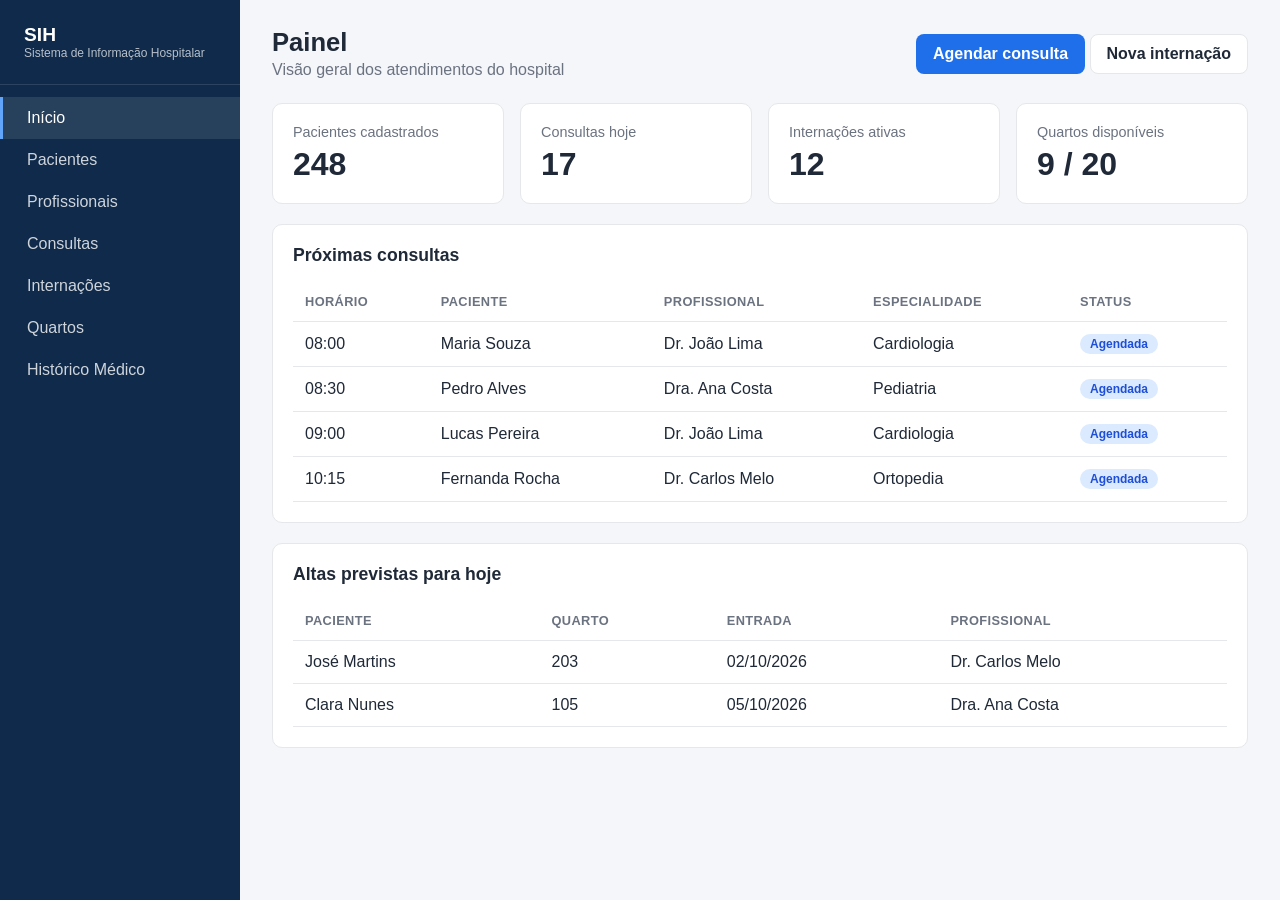
<file: frontend/index.html>
<!DOCTYPE html>
<html lang="pt-BR">
<head>
  <meta charset="UTF-8">
  <meta name="viewport" content="width=device-width, initial-scale=1.0">
  <title>Início | Sistema Hospitalar</title>
  <link rel="stylesheet" href="css/style.css">
</head>
<body>
  <aside class="sidebar"></aside>

  <main>
    <div class="page-header">
      <div>
        <h1>Painel</h1>
        <p>Visão geral dos atendimentos do hospital</p>
      </div>
      <div>
        <a class="btn" href="consultas.html">Agendar consulta</a>
        <a class="btn secondary" href="internacoes.html">Nova internação</a>
      </div>
    </div>

    <section class="stats">
      <div class="stat"><div class="label">Pacientes cadastrados</div><div class="value">248</div></div>
      <div class="stat"><div class="label">Consultas hoje</div><div class="value">17</div></div>
      <div class="stat"><div class="label">Internações ativas</div><div class="value">12</div></div>
      <div class="stat"><div class="label">Quartos disponíveis</div><div class="value">9 / 20</div></div>
    </section>

    <section class="card">
      <h2>Próximas consultas</h2>
      <div class="table-wrap">
        <table>
          <thead>
            <tr><th>Horário</th><th>Paciente</th><th>Profissional</th><th>Especialidade</th><th>Status</th></tr>
          </thead>
          <tbody>
            <tr><td>08:00</td><td>Maria Souza</td><td>Dr. João Lima</td><td>Cardiologia</td><td><span class="badge info">Agendada</span></td></tr>
            <tr><td>08:30</td><td>Pedro Alves</td><td>Dra. Ana Costa</td><td>Pediatria</td><td><span class="badge info">Agendada</span></td></tr>
            <tr><td>09:00</td><td>Lucas Pereira</td><td>Dr. João Lima</td><td>Cardiologia</td><td><span class="badge info">Agendada</span></td></tr>
            <tr><td>10:15</td><td>Fernanda Rocha</td><td>Dr. Carlos Melo</td><td>Ortopedia</td><td><span class="badge info">Agendada</span></td></tr>
          </tbody>
        </table>
      </div>
    </section>

    <section class="card">
      <h2>Altas previstas para hoje</h2>
      <div class="table-wrap">
        <table>
          <thead>
            <tr><th>Paciente</th><th>Quarto</th><th>Entrada</th><th>Profissional</th></tr>
          </thead>
          <tbody>
            <tr><td>José Martins</td><td>203</td><td>02/10/2026</td><td>Dr. Carlos Melo</td></tr>
            <tr><td>Clara Nunes</td><td>105</td><td>05/10/2026</td><td>Dra. Ana Costa</td></tr>
          </tbody>
        </table>
      </div>
    </section>
  </main>

  <script src="js/main.js"></script>
</body>
</html>
</file>
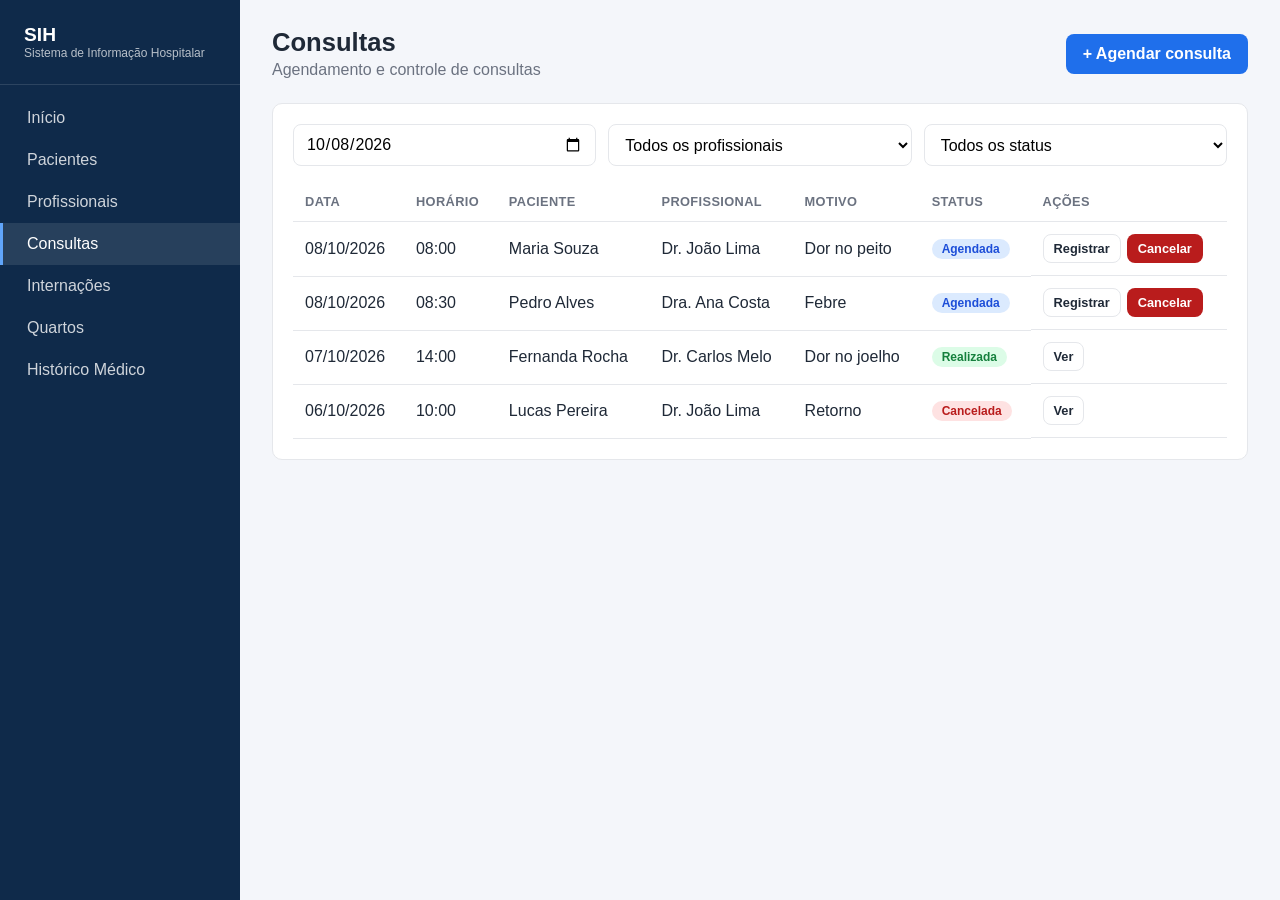
<file: frontend/consultas.html>
<!DOCTYPE html>
<html lang="pt-BR">
<head>
  <meta charset="UTF-8">
  <meta name="viewport" content="width=device-width, initial-scale=1.0">
  <title>Consultas | Sistema Hospitalar</title>
  <link rel="stylesheet" href="css/style.css">
</head>
<body>
  <aside class="sidebar"></aside>

  <main>
    <div class="page-header">
      <div>
        <h1>Consultas</h1>
        <p>Agendamento e controle de consultas</p>
      </div>
      <button class="btn" data-open="modal-consulta">+ Agendar consulta</button>
    </div>

    <section class="card">
      <div class="toolbar">
        <input type="date" value="2026-10-08">
        <select>
          <option>Todos os profissionais</option>
          <option>Dr. João Lima</option>
          <option>Dra. Ana Costa</option>
          <option>Dr. Carlos Melo</option>
        </select>
        <select>
          <option>Todos os status</option>
          <option>Agendada</option>
          <option>Realizada</option>
          <option>Cancelada</option>
        </select>
      </div>
      <div class="table-wrap">
        <table>
          <thead>
            <tr><th>Data</th><th>Horário</th><th>Paciente</th><th>Profissional</th><th>Motivo</th><th>Status</th><th>Ações</th></tr>
          </thead>
          <tbody>
            <tr>
              <td>08/10/2026</td><td>08:00</td><td>Maria Souza</td><td>Dr. João Lima</td><td>Dor no peito</td><td><span class="badge info">Agendada</span></td>
              <td class="actions"><button class="btn sm secondary" data-open="modal-realizar">Registrar</button><button class="btn sm danger">Cancelar</button></td>
            </tr>
            <tr>
              <td>08/10/2026</td><td>08:30</td><td>Pedro Alves</td><td>Dra. Ana Costa</td><td>Febre</td><td><span class="badge info">Agendada</span></td>
              <td class="actions"><button class="btn sm secondary" data-open="modal-realizar">Registrar</button><button class="btn sm danger">Cancelar</button></td>
            </tr>
            <tr>
              <td>07/10/2026</td><td>14:00</td><td>Fernanda Rocha</td><td>Dr. Carlos Melo</td><td>Dor no joelho</td><td><span class="badge success">Realizada</span></td>
              <td class="actions"><a class="btn sm secondary" href="historico.html">Ver</a></td>
            </tr>
            <tr>
              <td>06/10/2026</td><td>10:00</td><td>Lucas Pereira</td><td>Dr. João Lima</td><td>Retorno</td><td><span class="badge danger">Cancelada</span></td>
              <td class="actions"><a class="btn sm secondary" href="historico.html">Ver</a></td>
            </tr>
          </tbody>
        </table>
      </div>
    </section>
  </main>

  <div class="modal" id="modal-consulta">
    <div class="card">
      <div class="modal-header">
        <h2>Agendar consulta</h2>
        <button class="close" data-close aria-label="Fechar">&times;</button>
      </div>
      <form>
        <div class="form-grid">
          <div>
            <label for="paciente">Paciente</label>
            <select id="paciente" required>
              <option value="">Selecione</option>
              <option>Maria Souza</option>
              <option>Pedro Alves</option>
              <option>Fernanda Rocha</option>
            </select>
          </div>
          <div>
            <label for="profissional">Profissional responsável</label>
            <select id="profissional" required>
              <option value="">Selecione</option>
              <option>Dr. João Lima — Cardiologia</option>
              <option>Dra. Ana Costa — Pediatria</option>
              <option>Dr. Carlos Melo — Ortopedia</option>
            </select>
          </div>
          <div><label for="data">Data</label><input id="data" type="date" required></div>
          <div>
            <label for="horario">Horário</label>
            <input id="horario" type="time" required>
            <p class="hint">O profissional não pode ter outro atendimento neste horário.</p>
          </div>
          <div class="full"><label for="motivo">Motivo da consulta</label><input id="motivo" required></div>
          <div class="full"><label for="obs">Observações médicas</label><textarea id="obs"></textarea></div>
        </div>
        <div class="form-actions">
          <button type="button" class="btn secondary" data-close>Cancelar</button>
          <button type="submit" class="btn">Agendar</button>
        </div>
      </form>
    </div>
  </div>

  <div class="modal" id="modal-realizar">
    <div class="card">
      <div class="modal-header">
        <h2>Registrar atendimento</h2>
        <button class="close" data-close aria-label="Fechar">&times;</button>
      </div>
      <form>
        <div class="form-grid">
          <div class="full"><label for="obs-realizada">Observações médicas</label><textarea id="obs-realizada" placeholder="Diagnóstico, conduta, prescrições..."></textarea></div>
        </div>
        <div class="form-actions">
          <button type="button" class="btn secondary" data-close>Cancelar</button>
          <button type="submit" class="btn">Marcar como realizada</button>
        </div>
      </form>
    </div>
  </div>

  <script src="js/main.js"></script>
</body>
</html>
</file>
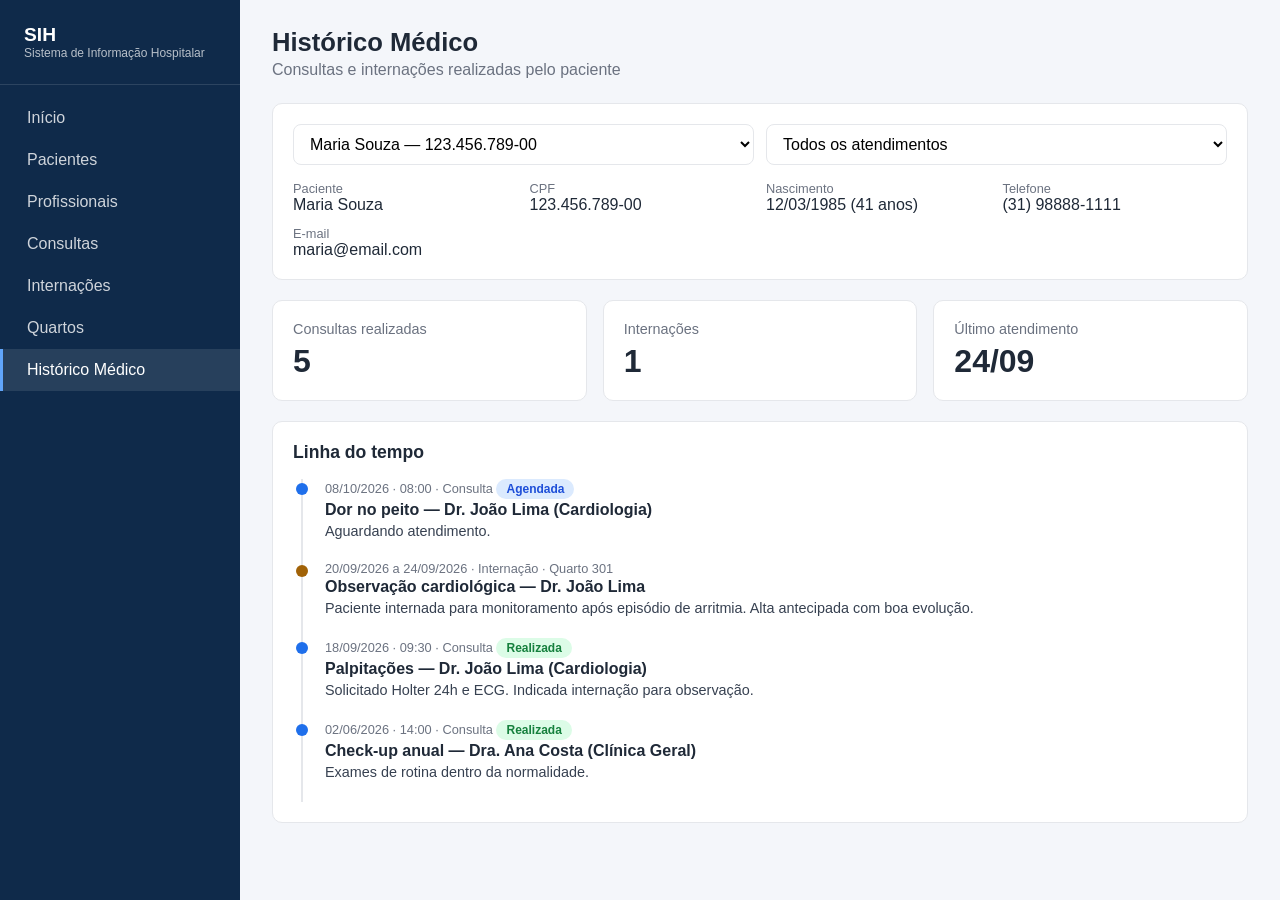
<file: frontend/historico.html>
<!DOCTYPE html>
<html lang="pt-BR">
<head>
  <meta charset="UTF-8">
  <meta name="viewport" content="width=device-width, initial-scale=1.0">
  <title>Histórico Médico | Sistema Hospitalar</title>
  <link rel="stylesheet" href="css/style.css">
</head>
<body>
  <aside class="sidebar"></aside>

  <main>
    <div class="page-header">
      <div>
        <h1>Histórico Médico</h1>
        <p>Consultas e internações realizadas pelo paciente</p>
      </div>
    </div>

    <section class="card">
      <div class="toolbar">
        <select>
          <option>Maria Souza — 123.456.789-00</option>
          <option>Pedro Alves — 234.567.890-11</option>
          <option>José Martins — 345.678.901-22</option>
        </select>
        <select>
          <option>Todos os atendimentos</option>
          <option>Somente consultas</option>
          <option>Somente internações</option>
        </select>
      </div>
      <div class="patient-info">
        <div><span>Paciente</span>Maria Souza</div>
        <div><span>CPF</span>123.456.789-00</div>
        <div><span>Nascimento</span>12/03/1985 (41 anos)</div>
        <div><span>Telefone</span>(31) 98888-1111</div>
        <div><span>E-mail</span>maria@email.com</div>
      </div>
    </section>

    <section class="stats">
      <div class="stat"><div class="label">Consultas realizadas</div><div class="value">5</div></div>
      <div class="stat"><div class="label">Internações</div><div class="value">1</div></div>
      <div class="stat"><div class="label">Último atendimento</div><div class="value">24/09</div></div>
    </section>

    <section class="card">
      <h2>Linha do tempo</h2>
      <ul class="timeline">
        <li>
          <div class="date">08/10/2026 · 08:00 · Consulta <span class="badge info">Agendada</span></div>
          <h4>Dor no peito — Dr. João Lima (Cardiologia)</h4>
          <p>Aguardando atendimento.</p>
        </li>
        <li class="internacao">
          <div class="date">20/09/2026 a 24/09/2026 · Internação · Quarto 301</div>
          <h4>Observação cardiológica — Dr. João Lima</h4>
          <p>Paciente internada para monitoramento após episódio de arritmia. Alta antecipada com boa evolução.</p>
        </li>
        <li>
          <div class="date">18/09/2026 · 09:30 · Consulta <span class="badge success">Realizada</span></div>
          <h4>Palpitações — Dr. João Lima (Cardiologia)</h4>
          <p>Solicitado Holter 24h e ECG. Indicada internação para observação.</p>
        </li>
        <li>
          <div class="date">02/06/2026 · 14:00 · Consulta <span class="badge success">Realizada</span></div>
          <h4>Check-up anual — Dra. Ana Costa (Clínica Geral)</h4>
          <p>Exames de rotina dentro da normalidade.</p>
        </li>
      </ul>
    </section>
  </main>

  <script src="js/main.js"></script>
</body>
</html>
</file>
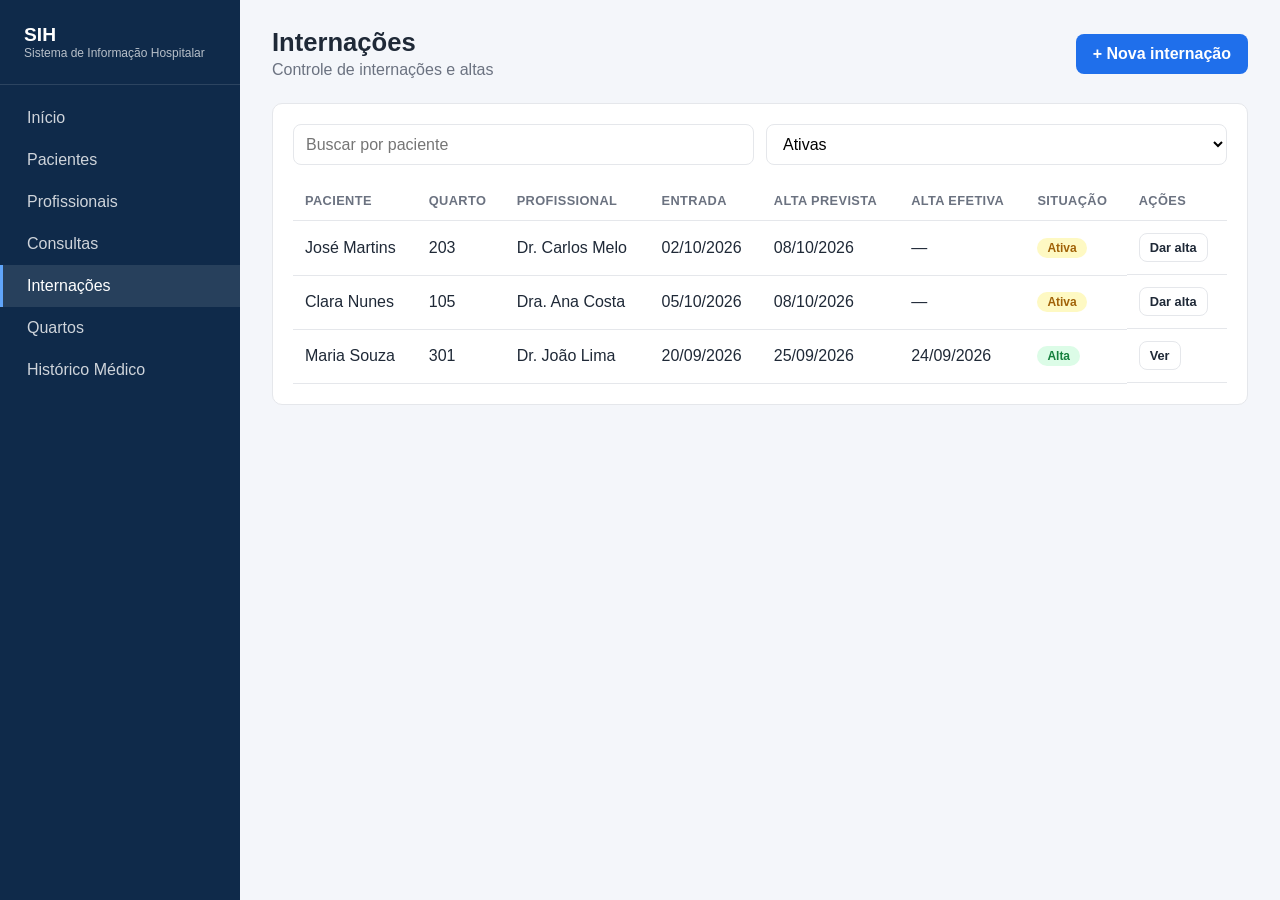
<file: frontend/internacoes.html>
<!DOCTYPE html>
<html lang="pt-BR">
<head>
  <meta charset="UTF-8">
  <meta name="viewport" content="width=device-width, initial-scale=1.0">
  <title>Internações | Sistema Hospitalar</title>
  <link rel="stylesheet" href="css/style.css">
</head>
<body>
  <aside class="sidebar"></aside>

  <main>
    <div class="page-header">
      <div>
        <h1>Internações</h1>
        <p>Controle de internações e altas</p>
      </div>
      <button class="btn" data-open="modal-internacao">+ Nova internação</button>
    </div>

    <section class="card">
      <div class="toolbar">
        <input type="search" placeholder="Buscar por paciente">
        <select>
          <option>Ativas</option>
          <option>Finalizadas</option>
          <option>Todas</option>
        </select>
      </div>
      <div class="table-wrap">
        <table>
          <thead>
            <tr><th>Paciente</th><th>Quarto</th><th>Profissional</th><th>Entrada</th><th>Alta prevista</th><th>Alta efetiva</th><th>Situação</th><th>Ações</th></tr>
          </thead>
          <tbody>
            <tr>
              <td>José Martins</td><td>203</td><td>Dr. Carlos Melo</td><td>02/10/2026</td><td>08/10/2026</td><td>—</td><td><span class="badge warning">Ativa</span></td>
              <td class="actions"><button class="btn sm secondary" data-open="modal-alta">Dar alta</button></td>
            </tr>
            <tr>
              <td>Clara Nunes</td><td>105</td><td>Dra. Ana Costa</td><td>05/10/2026</td><td>08/10/2026</td><td>—</td><td><span class="badge warning">Ativa</span></td>
              <td class="actions"><button class="btn sm secondary" data-open="modal-alta">Dar alta</button></td>
            </tr>
            <tr>
              <td>Maria Souza</td><td>301</td><td>Dr. João Lima</td><td>20/09/2026</td><td>25/09/2026</td><td>24/09/2026</td><td><span class="badge success">Alta</span></td>
              <td class="actions"><a class="btn sm secondary" href="historico.html">Ver</a></td>
            </tr>
          </tbody>
        </table>
      </div>
    </section>
  </main>

  <div class="modal" id="modal-internacao">
    <div class="card">
      <div class="modal-header">
        <h2>Nova internação</h2>
        <button class="close" data-close aria-label="Fechar">&times;</button>
      </div>
      <form>
        <div class="form-grid">
          <div>
            <label for="paciente">Paciente</label>
            <select id="paciente" required>
              <option value="">Selecione</option>
              <option>Maria Souza</option>
              <option>Pedro Alves</option>
              <option>Fernanda Rocha</option>
            </select>
          </div>
          <div>
            <label for="profissional">Profissional responsável</label>
            <select id="profissional" required>
              <option value="">Selecione</option>
              <option>Dr. João Lima</option>
              <option>Dra. Ana Costa</option>
              <option>Dr. Carlos Melo</option>
            </select>
          </div>
          <div>
            <label for="quarto">Quarto</label>
            <select id="quarto" required>
              <option value="">Selecione</option>
              <option>101 — 1º andar (1/2 ocupado)</option>
              <option>102 — 1º andar (0/1 ocupado)</option>
              <option>204 — 2º andar (2/4 ocupado)</option>
            </select>
            <p class="hint">Apenas quartos com vaga disponível são listados.</p>
          </div>
          <div><label for="entrada">Data de entrada</label><input id="entrada" type="date" required></div>
          <div><label for="prevista">Data prevista de alta</label><input id="prevista" type="date"></div>
          <div class="full"><label for="obs">Observações</label><textarea id="obs"></textarea></div>
        </div>
        <div class="form-actions">
          <button type="button" class="btn secondary" data-close>Cancelar</button>
          <button type="submit" class="btn">Internar</button>
        </div>
      </form>
    </div>
  </div>

  <div class="modal" id="modal-alta">
    <div class="card">
      <div class="modal-header">
        <h2>Registrar alta</h2>
        <button class="close" data-close aria-label="Fechar">&times;</button>
      </div>
      <form>
        <div class="form-grid">
          <div><label for="efetiva">Data efetiva de alta</label><input id="efetiva" type="date" required></div>
          <div class="full"><label for="obs-alta">Observações da alta</label><textarea id="obs-alta"></textarea></div>
        </div>
        <div class="form-actions">
          <button type="button" class="btn secondary" data-close>Cancelar</button>
          <button type="submit" class="btn">Confirmar alta</button>
        </div>
      </form>
    </div>
  </div>

  <script src="js/main.js"></script>
</body>
</html>
</file>
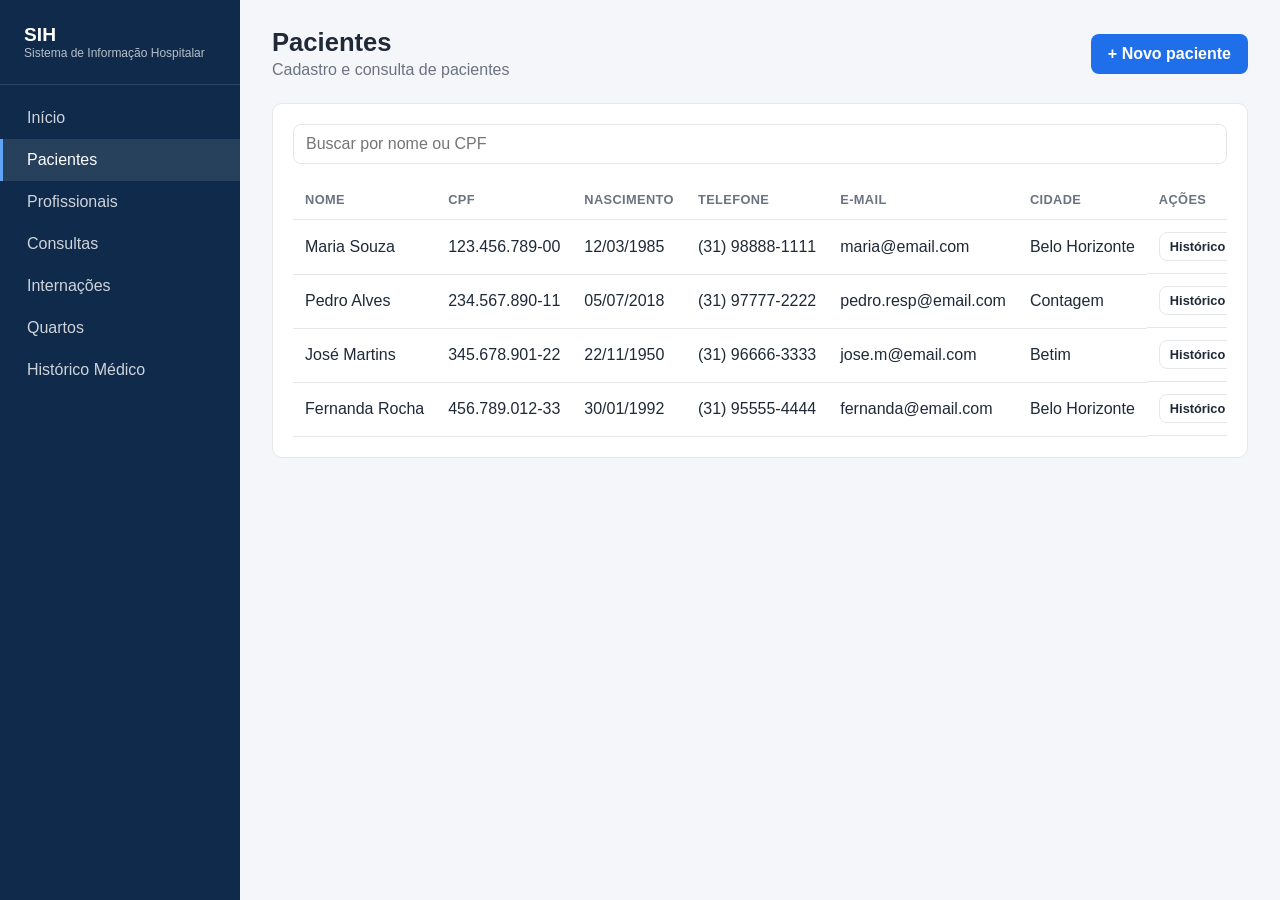
<file: frontend/pacientes.html>
<!DOCTYPE html>
<html lang="pt-BR">
<head>
  <meta charset="UTF-8">
  <meta name="viewport" content="width=device-width, initial-scale=1.0">
  <title>Pacientes | Sistema Hospitalar</title>
  <link rel="stylesheet" href="css/style.css">
</head>
<body>
  <aside class="sidebar"></aside>

  <main>
    <div class="page-header">
      <div>
        <h1>Pacientes</h1>
        <p>Cadastro e consulta de pacientes</p>
      </div>
      <button class="btn" data-open="modal-paciente">+ Novo paciente</button>
    </div>

    <section class="card">
      <div class="toolbar">
        <input type="search" placeholder="Buscar por nome ou CPF">
      </div>
      <div class="table-wrap">
        <table>
          <thead>
            <tr><th>Nome</th><th>CPF</th><th>Nascimento</th><th>Telefone</th><th>E-mail</th><th>Cidade</th><th>Ações</th></tr>
          </thead>
          <tbody>
            <tr>
              <td>Maria Souza</td><td>123.456.789-00</td><td>12/03/1985</td><td>(31) 98888-1111</td><td>maria@email.com</td><td>Belo Horizonte</td>
              <td class="actions"><a class="btn sm secondary" href="historico.html">Histórico</a><button class="btn sm secondary" data-open="modal-paciente">Editar</button></td>
            </tr>
            <tr>
              <td>Pedro Alves</td><td>234.567.890-11</td><td>05/07/2018</td><td>(31) 97777-2222</td><td>pedro.resp@email.com</td><td>Contagem</td>
              <td class="actions"><a class="btn sm secondary" href="historico.html">Histórico</a><button class="btn sm secondary" data-open="modal-paciente">Editar</button></td>
            </tr>
            <tr>
              <td>José Martins</td><td>345.678.901-22</td><td>22/11/1950</td><td>(31) 96666-3333</td><td>jose.m@email.com</td><td>Betim</td>
              <td class="actions"><a class="btn sm secondary" href="historico.html">Histórico</a><button class="btn sm secondary" data-open="modal-paciente">Editar</button></td>
            </tr>
            <tr>
              <td>Fernanda Rocha</td><td>456.789.012-33</td><td>30/01/1992</td><td>(31) 95555-4444</td><td>fernanda@email.com</td><td>Belo Horizonte</td>
              <td class="actions"><a class="btn sm secondary" href="historico.html">Histórico</a><button class="btn sm secondary" data-open="modal-paciente">Editar</button></td>
            </tr>
          </tbody>
        </table>
      </div>
    </section>
  </main>

  <div class="modal" id="modal-paciente">
    <div class="card">
      <div class="modal-header">
        <h2>Cadastro de paciente</h2>
        <button class="close" data-close aria-label="Fechar">&times;</button>
      </div>
      <form>
        <div class="form-grid">
          <div class="full"><label for="nome">Nome completo</label><input id="nome" required></div>
          <div><label for="cpf">CPF</label><input id="cpf" placeholder="000.000.000-00" required></div>
          <div><label for="nascimento">Data de nascimento</label><input id="nascimento" type="date" required></div>
          <div><label for="telefone">Telefone</label><input id="telefone" type="tel" placeholder="(00) 00000-0000"></div>
          <div><label for="email">E-mail</label><input id="email" type="email"></div>
          <fieldset class="full">
            <legend>Endereço</legend>
            <div class="form-grid">
              <div><label for="cep">CEP</label><input id="cep"></div>
              <div class="full"><label for="logradouro">Logradouro</label><input id="logradouro"></div>
              <div><label for="numero">Número</label><input id="numero"></div>
              <div><label for="complemento">Complemento</label><input id="complemento"></div>
              <div><label for="bairro">Bairro</label><input id="bairro"></div>
              <div><label for="cidade">Cidade</label><input id="cidade"></div>
              <div><label for="uf">UF</label><input id="uf" maxlength="2"></div>
            </div>
          </fieldset>
        </div>
        <div class="form-actions">
          <button type="button" class="btn secondary" data-close>Cancelar</button>
          <button type="submit" class="btn">Salvar</button>
        </div>
      </form>
    </div>
  </div>

  <script src="js/main.js"></script>
</body>
</html>
</file>
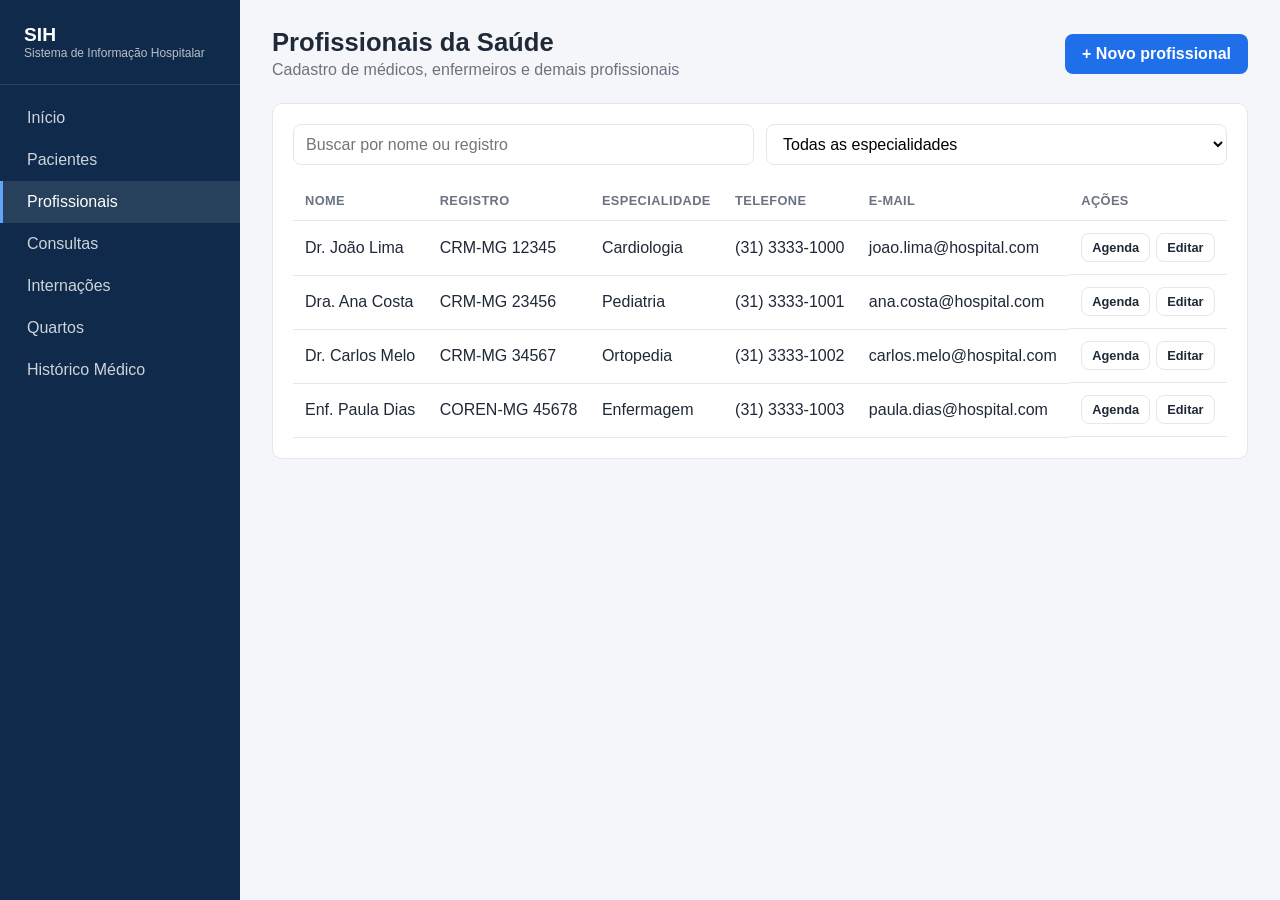
<file: frontend/profissionais.html>
<!DOCTYPE html>
<html lang="pt-BR">
<head>
  <meta charset="UTF-8">
  <meta name="viewport" content="width=device-width, initial-scale=1.0">
  <title>Profissionais | Sistema Hospitalar</title>
  <link rel="stylesheet" href="css/style.css">
</head>
<body>
  <aside class="sidebar"></aside>

  <main>
    <div class="page-header">
      <div>
        <h1>Profissionais da Saúde</h1>
        <p>Cadastro de médicos, enfermeiros e demais profissionais</p>
      </div>
      <button class="btn" data-open="modal-profissional">+ Novo profissional</button>
    </div>

    <section class="card">
      <div class="toolbar">
        <input type="search" placeholder="Buscar por nome ou registro">
        <select>
          <option>Todas as especialidades</option>
          <option>Clínica Geral</option>
          <option>Cardiologia</option>
          <option>Pediatria</option>
          <option>Ortopedia</option>
          <option>Neurologia</option>
          <option>Enfermagem</option>
        </select>
      </div>
      <div class="table-wrap">
        <table>
          <thead>
            <tr><th>Nome</th><th>Registro</th><th>Especialidade</th><th>Telefone</th><th>E-mail</th><th>Ações</th></tr>
          </thead>
          <tbody>
            <tr>
              <td>Dr. João Lima</td><td>CRM-MG 12345</td><td>Cardiologia</td><td>(31) 3333-1000</td><td>joao.lima@hospital.com</td>
              <td class="actions"><a class="btn sm secondary" href="consultas.html">Agenda</a><button class="btn sm secondary" data-open="modal-profissional">Editar</button></td>
            </tr>
            <tr>
              <td>Dra. Ana Costa</td><td>CRM-MG 23456</td><td>Pediatria</td><td>(31) 3333-1001</td><td>ana.costa@hospital.com</td>
              <td class="actions"><a class="btn sm secondary" href="consultas.html">Agenda</a><button class="btn sm secondary" data-open="modal-profissional">Editar</button></td>
            </tr>
            <tr>
              <td>Dr. Carlos Melo</td><td>CRM-MG 34567</td><td>Ortopedia</td><td>(31) 3333-1002</td><td>carlos.melo@hospital.com</td>
              <td class="actions"><a class="btn sm secondary" href="consultas.html">Agenda</a><button class="btn sm secondary" data-open="modal-profissional">Editar</button></td>
            </tr>
            <tr>
              <td>Enf. Paula Dias</td><td>COREN-MG 45678</td><td>Enfermagem</td><td>(31) 3333-1003</td><td>paula.dias@hospital.com</td>
              <td class="actions"><a class="btn sm secondary" href="consultas.html">Agenda</a><button class="btn sm secondary" data-open="modal-profissional">Editar</button></td>
            </tr>
          </tbody>
        </table>
      </div>
    </section>
  </main>

  <div class="modal" id="modal-profissional">
    <div class="card">
      <div class="modal-header">
        <h2>Cadastro de profissional</h2>
        <button class="close" data-close aria-label="Fechar">&times;</button>
      </div>
      <form>
        <div class="form-grid">
          <div class="full"><label for="nome">Nome completo</label><input id="nome" required></div>
          <div><label for="registro">Registro profissional</label><input id="registro" placeholder="CRM / COREN" required></div>
          <div>
            <label for="especialidade">Especialidade</label>
            <select id="especialidade" required>
              <option value="">Selecione</option>
              <option>Clínica Geral</option>
              <option>Cardiologia</option>
              <option>Pediatria</option>
              <option>Ortopedia</option>
              <option>Neurologia</option>
              <option>Enfermagem</option>
              <option>Outra</option>
            </select>
          </div>
          <div><label for="telefone">Telefone</label><input id="telefone" type="tel"></div>
          <div><label for="email">E-mail</label><input id="email" type="email"></div>
        </div>
        <div class="form-actions">
          <button type="button" class="btn secondary" data-close>Cancelar</button>
          <button type="submit" class="btn">Salvar</button>
        </div>
      </form>
    </div>
  </div>

  <script src="js/main.js"></script>
</body>
</html>
</file>
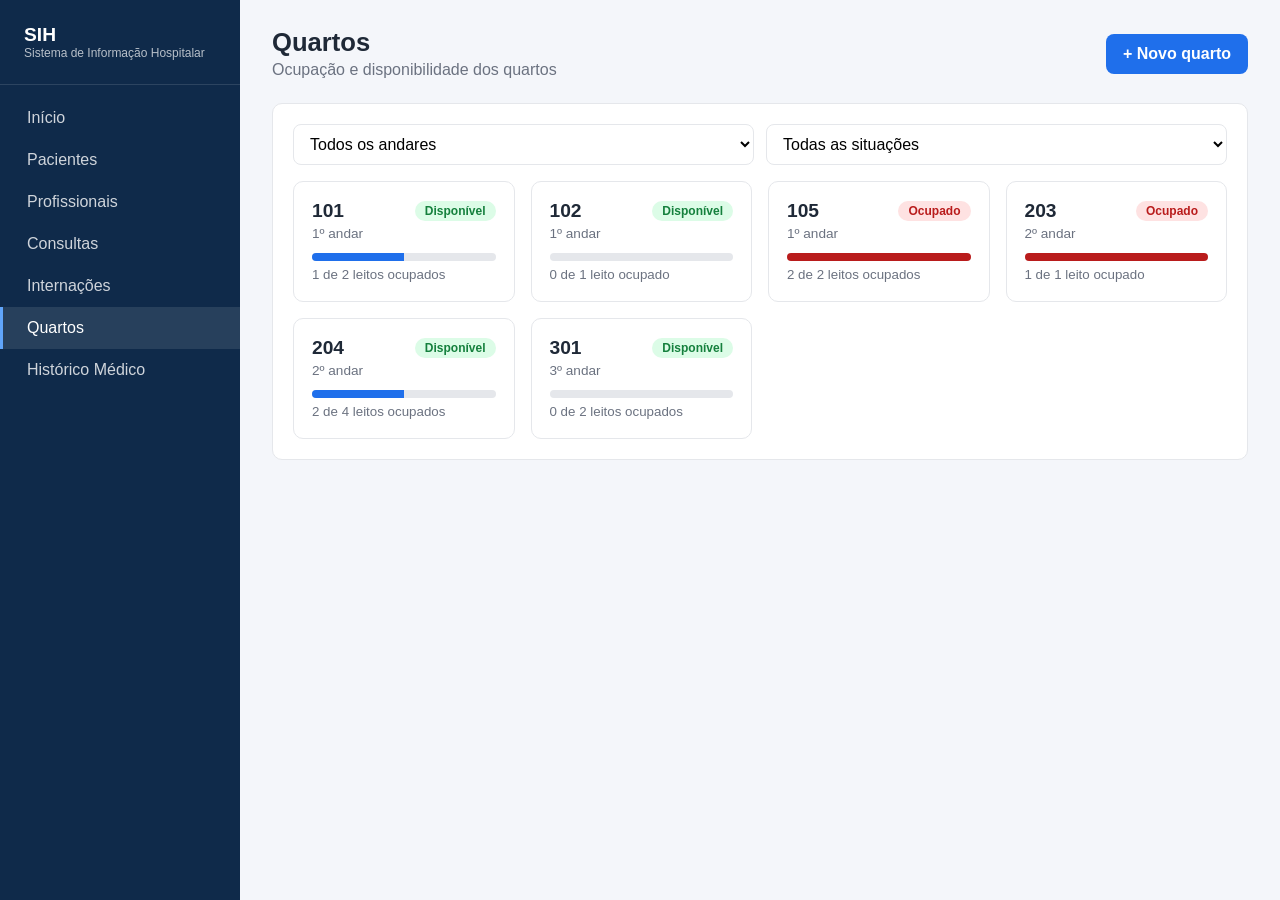
<file: frontend/quartos.html>
<!DOCTYPE html>
<html lang="pt-BR">
<head>
  <meta charset="UTF-8">
  <meta name="viewport" content="width=device-width, initial-scale=1.0">
  <title>Quartos | Sistema Hospitalar</title>
  <link rel="stylesheet" href="css/style.css">
</head>
<body>
  <aside class="sidebar"></aside>

  <main>
    <div class="page-header">
      <div>
        <h1>Quartos</h1>
        <p>Ocupação e disponibilidade dos quartos</p>
      </div>
      <button class="btn" data-open="modal-quarto">+ Novo quarto</button>
    </div>

    <section class="card">
      <div class="toolbar">
        <select>
          <option>Todos os andares</option>
          <option>1º andar</option>
          <option>2º andar</option>
          <option>3º andar</option>
        </select>
        <select>
          <option>Todas as situações</option>
          <option>Disponível</option>
          <option>Ocupado</option>
        </select>
      </div>

      <div class="rooms">
        <div class="room">
          <h3>101 <span class="badge success">Disponível</span></h3>
          <div class="floor">1º andar</div>
          <div class="bar"><span style="width:50%"></span></div>
          <small>1 de 2 leitos ocupados</small>
        </div>
        <div class="room">
          <h3>102 <span class="badge success">Disponível</span></h3>
          <div class="floor">1º andar</div>
          <div class="bar"><span style="width:0%"></span></div>
          <small>0 de 1 leito ocupado</small>
        </div>
        <div class="room full">
          <h3>105 <span class="badge danger">Ocupado</span></h3>
          <div class="floor">1º andar</div>
          <div class="bar"><span style="width:100%"></span></div>
          <small>2 de 2 leitos ocupados</small>
        </div>
        <div class="room full">
          <h3>203 <span class="badge danger">Ocupado</span></h3>
          <div class="floor">2º andar</div>
          <div class="bar"><span style="width:100%"></span></div>
          <small>1 de 1 leito ocupado</small>
        </div>
        <div class="room">
          <h3>204 <span class="badge success">Disponível</span></h3>
          <div class="floor">2º andar</div>
          <div class="bar"><span style="width:50%"></span></div>
          <small>2 de 4 leitos ocupados</small>
        </div>
        <div class="room">
          <h3>301 <span class="badge success">Disponível</span></h3>
          <div class="floor">3º andar</div>
          <div class="bar"><span style="width:0%"></span></div>
          <small>0 de 2 leitos ocupados</small>
        </div>
      </div>
    </section>
  </main>

  <div class="modal" id="modal-quarto">
    <div class="card">
      <div class="modal-header">
        <h2>Cadastro de quarto</h2>
        <button class="close" data-close aria-label="Fechar">&times;</button>
      </div>
      <form>
        <div class="form-grid">
          <div><label for="numero">Número de identificação</label><input id="numero" required></div>
          <div><label for="andar">Andar</label><input id="andar" type="number" min="0" required></div>
          <div><label for="capacidade">Capacidade máxima de pacientes</label><input id="capacidade" type="number" min="1" required></div>
          <div>
            <label for="situacao">Situação atual</label>
            <input id="situacao" value="Disponível" disabled>
            <p class="hint">Calculada automaticamente pela ocupação.</p>
          </div>
        </div>
        <div class="form-actions">
          <button type="button" class="btn secondary" data-close>Cancelar</button>
          <button type="submit" class="btn">Salvar</button>
        </div>
      </form>
    </div>
  </div>

  <script src="js/main.js"></script>
</body>
</html>
</file>
<file: frontend/css/style.css>
:root {
  --primary: #1f6feb;
  --primary-dark: #1a56b8;
  --bg: #f4f6fa;
  --surface: #ffffff;
  --text: #1f2937;
  --muted: #6b7280;
  --border: #e5e7eb;
  --success: #15803d;
  --success-bg: #dcfce7;
  --danger: #b91c1c;
  --danger-bg: #fee2e2;
  --warning: #a16207;
  --warning-bg: #fef9c3;
  --info: #1d4ed8;
  --info-bg: #dbeafe;
  --sidebar: #0f2a4a;
  --radius: 10px;
}

* { box-sizing: border-box; margin: 0; padding: 0; }

body {
  font-family: "Segoe UI", Roboto, Helvetica, Arial, sans-serif;
  background: var(--bg);
  color: var(--text);
  display: flex;
  min-height: 100vh;
}

a { color: var(--primary); text-decoration: none; }

/* ---------- Sidebar ---------- */
.sidebar {
  width: 240px;
  background: var(--sidebar);
  color: #fff;
  padding: 24px 0;
  flex-shrink: 0;
}
.sidebar .brand {
  padding: 0 24px 24px;
  font-size: 1.2rem;
  font-weight: 700;
  border-bottom: 1px solid rgba(255, 255, 255, .12);
  margin-bottom: 12px;
}
.sidebar .brand small { display: block; font-weight: 400; font-size: .75rem; opacity: .7; }
.sidebar nav a {
  display: block;
  padding: 12px 24px;
  color: rgba(255, 255, 255, .8);
  border-left: 3px solid transparent;
}
.sidebar nav a:hover { background: rgba(255, 255, 255, .06); color: #fff; }
.sidebar nav a.active { background: rgba(255, 255, 255, .1); color: #fff; border-left-color: #60a5fa; }

/* ---------- Main ---------- */
main { flex: 1; padding: 28px 32px; min-width: 0; }
.page-header {
  display: flex;
  justify-content: space-between;
  align-items: center;
  gap: 16px;
  flex-wrap: wrap;
  margin-bottom: 24px;
}
.page-header h1 { font-size: 1.6rem; }
.page-header p { color: var(--muted); margin-top: 4px; }

.card {
  background: var(--surface);
  border: 1px solid var(--border);
  border-radius: var(--radius);
  padding: 20px;
  margin-bottom: 20px;
}
.card h2 { font-size: 1.1rem; margin-bottom: 16px; }

/* ---------- Stats ---------- */
.stats { display: grid; grid-template-columns: repeat(auto-fit, minmax(200px, 1fr)); gap: 16px; margin-bottom: 20px; }
.stat { background: var(--surface); border: 1px solid var(--border); border-radius: var(--radius); padding: 20px; }
.stat .label { color: var(--muted); font-size: .9rem; }
.stat .value { font-size: 2rem; font-weight: 700; margin-top: 6px; }

/* ---------- Toolbar ---------- */
.toolbar { display: flex; gap: 12px; flex-wrap: wrap; margin-bottom: 16px; }
.toolbar input, .toolbar select { flex: 1; min-width: 180px; }

/* ---------- Tables ---------- */
.table-wrap { overflow-x: auto; }
table { width: 100%; border-collapse: collapse; }
th, td { text-align: left; padding: 12px; border-bottom: 1px solid var(--border); white-space: nowrap; }
th { font-size: .8rem; text-transform: uppercase; color: var(--muted); letter-spacing: .03em; }
tbody tr:hover { background: #f9fafb; }
td.actions { display: flex; gap: 6px; }

/* ---------- Forms ---------- */
.form-grid { display: grid; grid-template-columns: repeat(auto-fit, minmax(220px, 1fr)); gap: 16px; }
.form-grid .full { grid-column: 1 / -1; }
label { display: block; font-size: .85rem; font-weight: 600; margin-bottom: 6px; }
input, select, textarea {
  width: 100%;
  padding: 10px 12px;
  border: 1px solid var(--border);
  border-radius: 8px;
  font: inherit;
  background: #fff;
}
input:focus, select:focus, textarea:focus { outline: 2px solid #93c5fd; border-color: var(--primary); }
textarea { min-height: 90px; resize: vertical; }
fieldset { border: 1px solid var(--border); border-radius: 8px; padding: 16px; }
legend { padding: 0 6px; font-weight: 600; font-size: .9rem; }
.form-actions { display: flex; justify-content: flex-end; gap: 10px; margin-top: 20px; }

/* ---------- Buttons ---------- */
.btn {
  display: inline-block;
  padding: 10px 16px;
  border-radius: 8px;
  border: 1px solid transparent;
  font: inherit;
  font-weight: 600;
  cursor: pointer;
  background: var(--primary);
  color: #fff;
}
.btn:hover { background: var(--primary-dark); }
.btn.secondary { background: #fff; color: var(--text); border-color: var(--border); }
.btn.secondary:hover { background: #f3f4f6; }
.btn.danger { background: var(--danger); }
.btn.sm { padding: 6px 10px; font-size: .8rem; }

/* ---------- Badges ---------- */
.badge { display: inline-block; padding: 3px 10px; border-radius: 999px; font-size: .75rem; font-weight: 600; }
.badge.success { background: var(--success-bg); color: var(--success); }
.badge.danger { background: var(--danger-bg); color: var(--danger); }
.badge.warning { background: var(--warning-bg); color: var(--warning); }
.badge.info { background: var(--info-bg); color: var(--info); }

/* ---------- Rooms ---------- */
.rooms { display: grid; grid-template-columns: repeat(auto-fill, minmax(200px, 1fr)); gap: 16px; }
.room { background: var(--surface); border: 1px solid var(--border); border-radius: var(--radius); padding: 18px; }
.room h3 { font-size: 1.2rem; display: flex; justify-content: space-between; align-items: center; }
.room .floor { color: var(--muted); font-size: .85rem; margin: 4px 0 12px; }
.bar { height: 8px; background: #e5e7eb; border-radius: 999px; overflow: hidden; margin: 8px 0 4px; }
.bar span { display: block; height: 100%; background: var(--primary); }
.room.full .bar span { background: var(--danger); }
.room small { color: var(--muted); }

/* ---------- Timeline (histórico) ---------- */
.patient-info { display: grid; grid-template-columns: repeat(auto-fit, minmax(180px, 1fr)); gap: 12px; }
.patient-info div span { display: block; color: var(--muted); font-size: .8rem; }
.timeline { list-style: none; border-left: 2px solid var(--border); margin-left: 8px; }
.timeline li { position: relative; padding: 0 0 22px 22px; }
.timeline li::before {
  content: "";
  position: absolute;
  left: -7px;
  top: 4px;
  width: 12px;
  height: 12px;
  border-radius: 50%;
  background: var(--primary);
}
.timeline li.internacao::before { background: var(--warning); }
.timeline .date { font-size: .8rem; color: var(--muted); }
.timeline h4 { margin: 2px 0 4px; }
.timeline p { color: #374151; font-size: .9rem; }

/* ---------- Modal ---------- */
.modal { display: none; position: fixed; inset: 0; background: rgba(15, 23, 42, .5); align-items: center; justify-content: center; padding: 16px; z-index: 10; }
.modal.open { display: flex; }
.modal .card { width: 100%; max-width: 720px; max-height: 90vh; overflow-y: auto; margin: 0; }
.modal-header { display: flex; justify-content: space-between; align-items: center; margin-bottom: 16px; }
.modal-header h2 { margin: 0; }
.close { background: none; border: none; font-size: 1.5rem; cursor: pointer; color: var(--muted); }

.hint { color: var(--muted); font-size: .8rem; margin-top: 6px; }

/* ---------- Responsive ---------- */
@media (max-width: 800px) {
  body { flex-direction: column; }
  .sidebar { width: 100%; padding: 12px 0; }
  .sidebar .brand { padding: 0 16px 12px; margin-bottom: 0; border-bottom: none; }
  .sidebar nav { display: flex; overflow-x: auto; }
  .sidebar nav a { white-space: nowrap; padding: 10px 14px; border-left: none; border-bottom: 3px solid transparent; }
  .sidebar nav a.active { border-bottom-color: #60a5fa; }
  main { padding: 20px 16px; }
}
</file>
